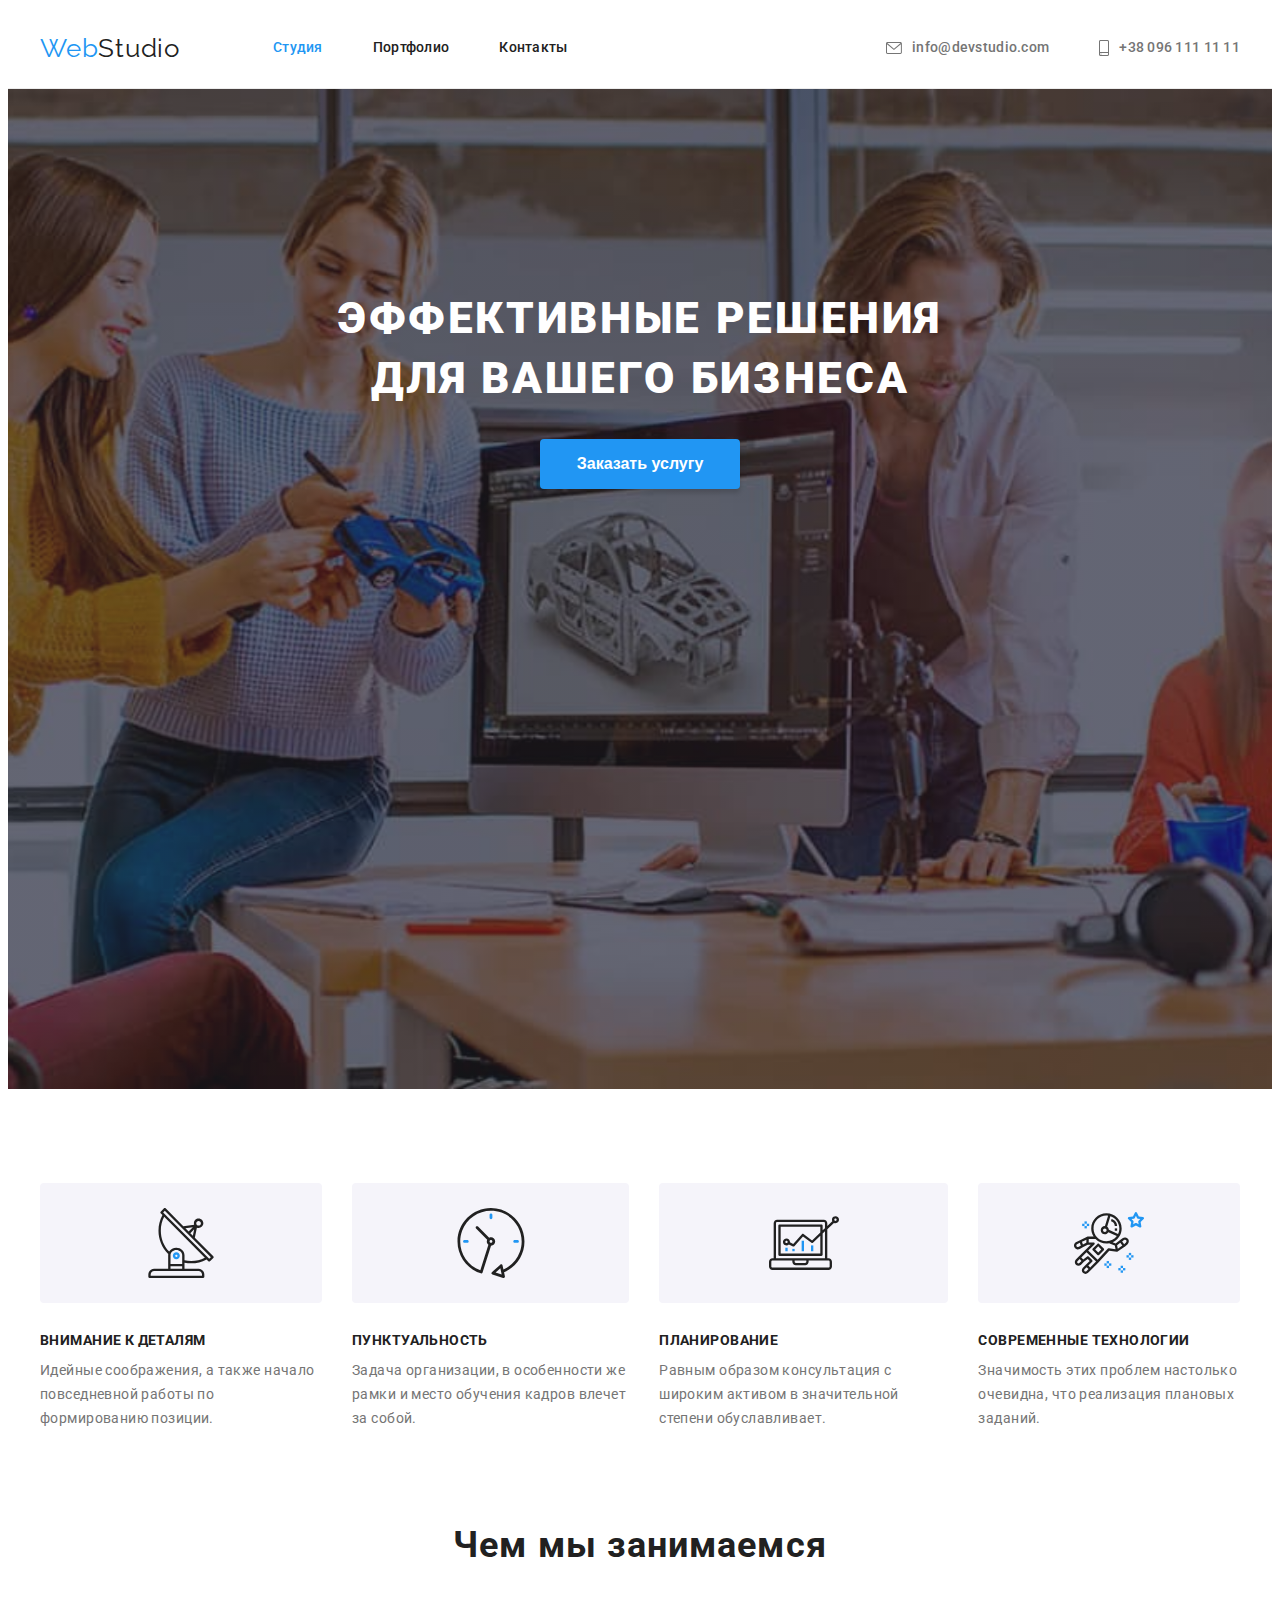
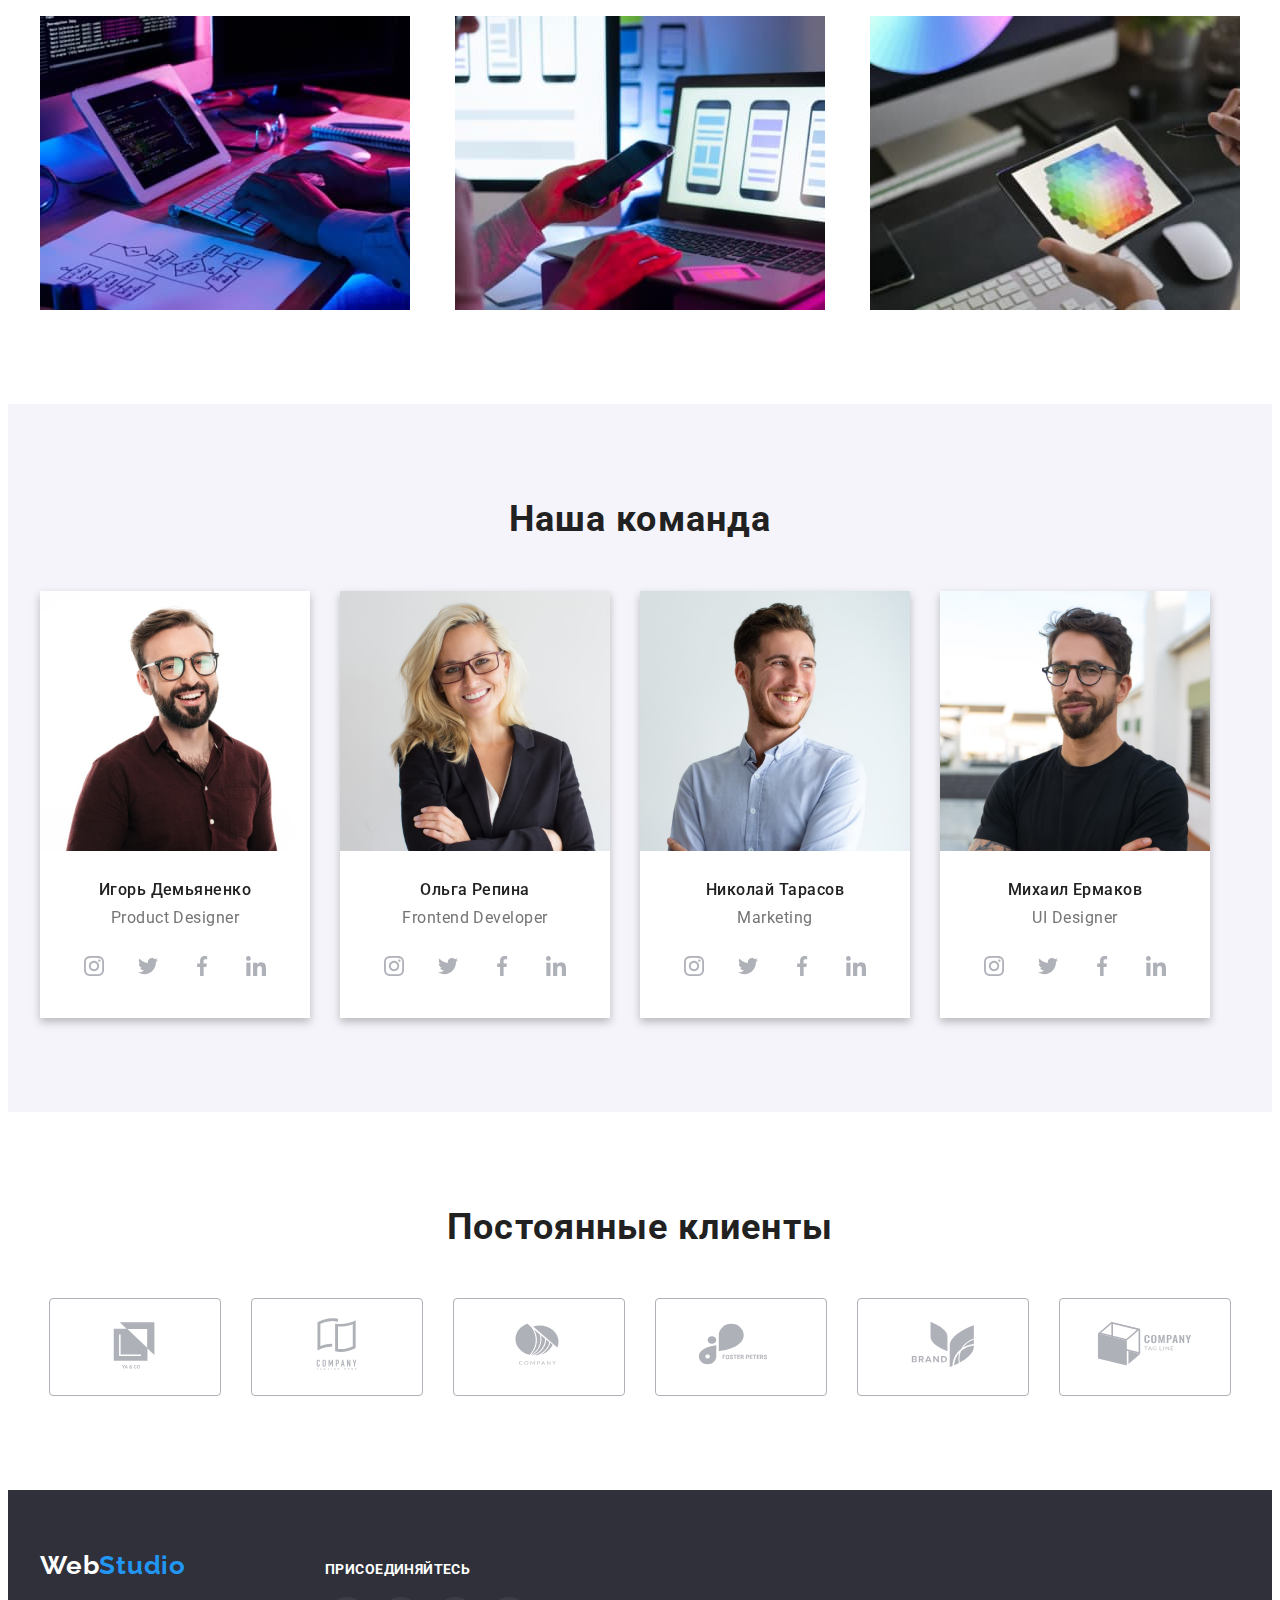
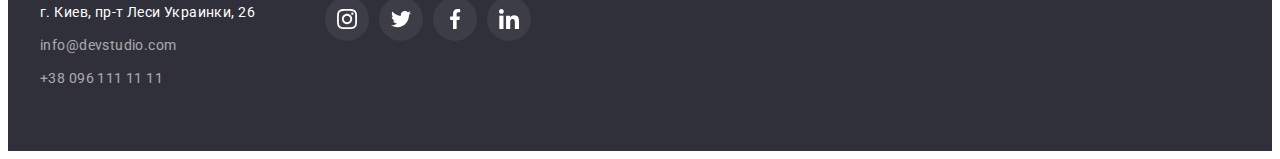
<file: index.html>
<!DOCTYPE html>
<html lang="ru">
<head>
    <meta charset="UTF-8">
    <meta http-equiv="X-UA-Compatible" content="IE=edge">
    <meta name="viewport" content="width=device-width, initial-scale=1.0">
    <title>Document</title>
    <link rel="preconnect" href="https://fonts.googleapis.com">
    <link rel="preconnect" href="https://fonts.gstatic.com" crossorigin>
    <link href="https://fonts.googleapis.com/css2?family=Raleway:wght@700&family=Roboto:wght@400;500;700;900&display=swap" rel="stylesheet">
    <link rel="stylesheet" href="https://cdnjs.cloudflare.com/ajax/libs/modern-normalize/1.1.0/modern-normalize.min.css" integrity="sha512-wpPYUAdjBVSE4KJnH1VR1HeZfpl1ub8YT/NKx4PuQ5NmX2tKuGu6U/JRp5y+Y8XG2tV+wKQpNHVUX03MfMFn9Q==" crossorigin="anonymous" referrerpolicy="no-referrer" />
    <link rel="stylesheet" href="./css/styles.css">
</head>
<body class="page">
    <!--Шапка сайта-->
    <header class="page-header">
        <div class="container main-nav">
        <a href="/" class="logo link">
        <p lang="en"> <span class="logo-header">Web</span>Studio</p> 
        </a>
        <nav class="nav-list">
        <ul class="site-nav list">
            <li class="item"><a href="./index.html" class="link current">Студия</a></li>
            <li class="item"><a href="./portfolio.html" class="link" >Портфолио</a></li>  
            <li class="item"><a href="" class="link" >Контакты</a></li>
        </ul>
        </nav>
        <ul class="phone-mail list">
            <li class="item" >
                <a class="mail-number link" href="mail:info@devstudio.com">
                    <svg class="icon-mail" width="16" height="12">
                        <use href="./images/sprite.svg#icon-envelope">
                        </use>
                    </svg>
                    info@devstudio.com</a>
            </li>
            <li class="item">
                <a class="mail-number link" href="tel:380961111111">
                        <svg class="icon-mail" width="10" height="16">
                            <use href="./images/sprite.svg#icon-smartphone">
                            </use>
                        </svg>+38 096 111 11 11</a>
            </li>
        </ul>
        </div>
    </header>
    <main>
        <!-- Hero -->
        <section class="hero section">
            <div class="container">
                <h1 class="hero-title">Эффективные решения для вашего бизнеса</h1>
                <button class="button" type="button">Заказать услугу</button>
            </div>
        </section>
        <section class="section quality">
            <!--Наши сильные качества-->
            <h2 hidden>Наши сильные качества</h2>
            <div class="container">
            <ul class="quality-list list">
                <li class="title-text">
                    <div class="thumb">
                        <svg class="antena" width="70" height="70">
                            <use href="./images/sprite.svg#icon-antenna">
                            </use>
                        </svg>
                    </div>
                    <h3 class="title">Внимание к деталям</h3>
                    <p class="text">Идейные соображения, а также начало повседневной работы по формированию позиции.</p>
                </li>
                <li class="title-text">
                    <div class="thumb">
                        <svg width="70" height="70">
                            <use href="./images/sprite.svg#icon-clock">
                            </use>
                        </svg>
                    </div>
                    <h3 class="title" >Пунктуальность</h3>
                    <p class="text">Задача организации, в особенности же рамки и место обучения кадров влечет за собой.</p>
                </li>
                <li class="title-text">
                    <div class="thumb">
                        <svg width="70" height="70">
                            <use href="./images/sprite.svg#icon-diagram">
                            </use>
                        </svg>
                    </div>
                    <h3 class="title">Планирование</h3>
                    <p class="text">Равным образом консультация с широким активом в значительной степени обуславливает.</p>
                </li>
                <li class="title-text">
                    <div class="thumb">
                        <svg width="70" height="70">
                            <use href="./images/sprite.svg#icon-astronaut">
                            </use>
                        </svg>
                    </div>
                    <h3 class="title">Современные технологии</h3>
                    <p class="text">Значимость этих проблем настолько очевидна, что реализация плановых заданий.</p>
                </li>
            </ul>
            </div>
        </section>
        <section class="section">
            <div class="container">
                <h2 class="service-title">Чем мы занимаемся</h2>
            <ul class="list list-image">
                <li>
                    <img class="images-comp" src="./images/image.jpg" alt="человек печатает" width="370" height="294">
                </li>
                <li>
                    <img class="images-comp" src="./images/image-2.jpg" alt="человек с телефоном за компютером" width="370" height="294">
                </li>
                <li>
                    <img class="images-comp" src="./images/image-3.jpg" alt="человек с планшетом" width="370" height="294">
                </li>
            </ul>
            </div>
        </section>
        <section class="our-team section">
            <!--Наша Команда-->
            <h2 class="team-title">Наша команда</h2>
            <div class="container">
            <ul class="list team">
                <li class="list-command">
                    <img class="team-img" src="./images/foto.jpg" alt="фото дизайнера" width="270" height="260">
                    <div class="teammates">
                    <h3 class="teammate">Игорь Демьяненко</h3>
                    <p lang="en" class="position">Product Designer</p>
                    <ul class="social-list list">
                        <li class="social-list-item">
                            <a class="social-list-link" href="">
                            <svg class="social-list-icon" width="20" height="20">
                                <use href="images/sprite.svg#icon-instagram">
                                </use>
                            </svg>
                            </a>
                        </li>
                        <li class="social-list-item">
                            <a class="social-list-link" href="">
                            <svg class="social-list-icon" width="20" height="20">
                                <use href="images/sprite.svg#icon-twitter">
                                </use>
                            </svg>
                            </a>
                        </li>
                        <li class="social-list-item">
                            <a class="social-list-link" href="">
                            <svg class="social-list-icon" width="20" height="20">
                                <use href="images/sprite.svg#icon-facebook">
                                </use>
                            </svg>
                            </a>
                        </li>
                        <li class="social-list-item">
                            <a class="social-list-link" href="">
                            <svg class="social-list-icon" width="20" height="20">
                                <use href="images/sprite.svg#icon-linkedin">
                                </use>
                            </svg>
                            </a>
                        </li>
                    </ul>
                    </div>
                </li>
                <li class="list-command">
                    <img class="team-img" src="./images/foto1.jpg" alt="фото девелопера" width="270" height="260">
                    <div class="teammates">
                    <h3 class="teammate">Ольга Репина</h3>
                    <p class="position" lang="en">Frontend Developer</p>
                    <ul class="social-list list">
                        <li class="social-list-item">
                            <a class="social-list-link" href="">
                            <svg class="social-list-icon" width="20" height="20">
                                <use href="images/sprite.svg#icon-instagram">
                                </use>
                            </svg>
                            </a>
                        </li>
                        <li class="social-list-item">
                            <a class="social-list-link" href="">
                            <svg class="social-list-icon" width="20" height="20">
                                <use href="images/sprite.svg#icon-twitter">
                                </use>
                            </svg>
                            </a>
                        </li>
                        <li class="social-list-item">
                            <a class="social-list-link" href="">
                            <svg class="social-list-icon" width="20" height="20">
                                <use href="images/sprite.svg#icon-facebook">
                                </use>
                            </svg>
                            </a>
                        </li>
                        <li class="social-list-item">
                            <a class="social-list-link" href="">
                            <svg class="social-list-icon" width="20" height="20">
                                <use href="images/sprite.svg#icon-linkedin">
                                </use>
                            </svg>
                            </a>
                        </li>
                    </ul>
                    </div>
                </li>
                <li class="list-command">
                    <img class="team-img" src="./images/foto2.jpg" alt="фото маркетолога" width="270" height="260">
                    <div class="teammates">
                    <h3 class="teammate">Николай Тарасов</h3>
                    <p class="position" lang="en">Marketing</p>
                    <ul class="social-list list">
                        <li class="social-list-item">
                            <a class="social-list-link" href="">
                            <svg class="social-list-icon" width="20" height="20">
                                <use href="images/sprite.svg#icon-instagram">
                                </use>
                            </svg>
                            </a>
                        </li>
                        <li class="social-list-item">
                            <a class="social-list-link" href="">
                            <svg class="social-list-icon" width="20" height="20">
                                <use href="images/sprite.svg#icon-twitter">
                                </use>
                            </svg>
                            </a>
                        </li>
                        <li class="social-list-item">
                            <a class="social-list-link" href="">
                            <svg class="social-list-icon" width="20" height="20">
                                <use href="images/sprite.svg#icon-facebook">
                                </use>
                            </svg>
                            </a>
                        </li>
                        <li class="social-list-item">
                            <a class="social-list-link" href="">
                            <svg class="social-list-icon" width="20" height="20">
                                <use href="images/sprite.svg#icon-linkedin">
                                </use>
                            </svg>
                            </a>
                        </li>
                    </ul>
                    </div>
                </li>
                <li class="list-command">
                    <img class="team-img" src="./images/foto3.jpg" alt="фото ui дизайнера" width="270" height="260">
                    <div class="teammates">
                    <h3 class="teammate">Михаил Ермаков</h3>
                    <p class="position" lang="en">UI Designer</p>
                    <ul class="social-list list">
                        <li class="social-list-item">
                            <a class="social-list-link" href="">
                            <svg class="social-list-icon" width="20" height="20">
                                <use href="images/sprite.svg#icon-instagram">
                                </use>
                            </svg>
                            </a>
                        </li>
                        <li class="social-list-item">
                            <a class="social-list-link" href="">
                            <svg class="social-list-icon" width="20" height="20">
                                <use href="images/sprite.svg#icon-twitter">
                                </use>
                            </svg>
                            </a>
                        </li>
                        <li class="social-list-item">
                            <a class="social-list-link" href="">
                            <svg class="social-list-icon" width="20" height="20">
                                <use href="images/sprite.svg#icon-facebook">
                                </use>
                            </svg>
                            </a>
                        </li>
                        <li class="social-list-item">
                            <a class="social-list-link" href="">
                            <svg class="social-list-icon" width="20" height="20">
                                <use href="images/sprite.svg#icon-linkedin">
                                </use>
                            </svg>
                            </a>
                        </li>
                    </ul>
                    </div>
                </li>
            </ul>
            </div>
        </section>
        <section class="section">
            <h2 class="service-title">Постоянные клиенты</h2>
            <ul class="actions">
                <li class="icons-item">
                    <a class="icons" href="">
                        <svg class="icons-list" width="106" height="60">
                            <use href="images/sprite.svg#icon-logo">
                            </use>
                        </svg>
                    </a>
                </li>
                <li class="icons-item">
                    <a class="icons" href="">
                        <svg class="icons-list" width="106" height="60">
                            <use href="images/sprite.svg#icon-logo-1">
                            </use>
                        </svg>
                    </a>
                </li>
                <li class="icons-item">
                    <a class="icons" href="">
                        <svg class="icons-list" width="106" height="60">
                            <use href="images/sprite.svg#icon-logo-2">
                            </use>
                        </svg>
                    </a>
                </li>
                <li class="icons-item">
                    <a class="icons" href="">
                        <svg class="icons-list" width="106" height="60">
                            <use href="images/sprite.svg#icon-logo-3">
                            </use>
                        </svg>
                    </a>
                </li>
                <li class="icons-item">
                    <a class="icons" href="">
                        <svg class="icons-list" width="106" height="60">
                            <use href="images/sprite.svg#icon-logo-4">
                            </use>
                        </svg>
                    </a>
                </li>
                <li class="icons-item">
                    <a class="icons" href="">
                        <svg class="icons-list" width="106" height="60">
                            <use href="images/sprite.svg#icon-logo-5">
                            </use>
                        </svg>
                    </a>
                </li>
            </ul>
        </section>
    </main>
    <footer class="footer">
        <div class="container foot-container">
            <div class="logo-adress-div">
        <a href="/" class="logo-footer">
            <p lang="en"> <span class="accentlogo">Web</span>Studio</p> 
        </a>
        <address class="adresses">
            <a class="street-adress link" href="https://www.google.com.ua/maps/place/%D0%B1%D1%83%D0%BB.+%D0%9B%D0%B5%D1%81%D0%B8+%D0%A3%D0%BA%D1%80%D0%B0%D0%B8%D0%BD%D0%BA%D0%B8,+26,+%D0%9A%D0%B8%D0%B5%D0%B2,+02000/@50.4258152,30.5366192,16.56z/data=!4m5!3m4!1s0x40d4cf0e033ecbe9:0x57a4dffefec77da0!8m2!3d50.4265807!4d30.5383858">
                г. Киев, пр-т Леси Украинки, 26 
            </a>
            <a href="mail:info@devstudio.com" class="contacts-footer link">info@devstudio.com</a>
            <a href="tel:380961111111" class="contacts-footer link">+38 096 111 11 11</a>
        </address>
            </div>
        <div class="come-links">
            <h2 class="come-in">присоединяйтесь</h2>
        <ul class="social-list list footer-list">
            <li class="social-list-item-footer">
                <a class="social-list-link-footer" href="">
                <svg class="social-list-icon-footer" width="20" height="20">
                    <use href="images/sprite.svg#icon-instagram">
                    </use>
                </svg>
                </a>
            </li>
            <li class="social-list-item-footer">
                <a class="social-list-link-footer" href="">
                <svg class="social-list-icon-footer" width="20" height="20">
                    <use href="images/sprite.svg#icon-twitter">
                    </use>
                </svg>
                </a>
            </li>
            <li class="social-list-item-footer">
                <a class="social-list-link-footer" href="">
                <svg class="social-list-icon-footer" width="20" height="20">
                    <use href="images/sprite.svg#icon-facebook">
                    </use>
                </svg>
                </a>
            </li>
            <li class="social-list-item-footer">
                <a class="social-list-link-footer" href="">
                <svg class="social-list-icon-footer" width="20" height="20">
                    <use href="images/sprite.svg#icon-linkedin">
                    </use>
                </svg>
                </a>
            </li>
        </ul>
        </div>
        </div>
    </footer>
</body>
</html>
</file>
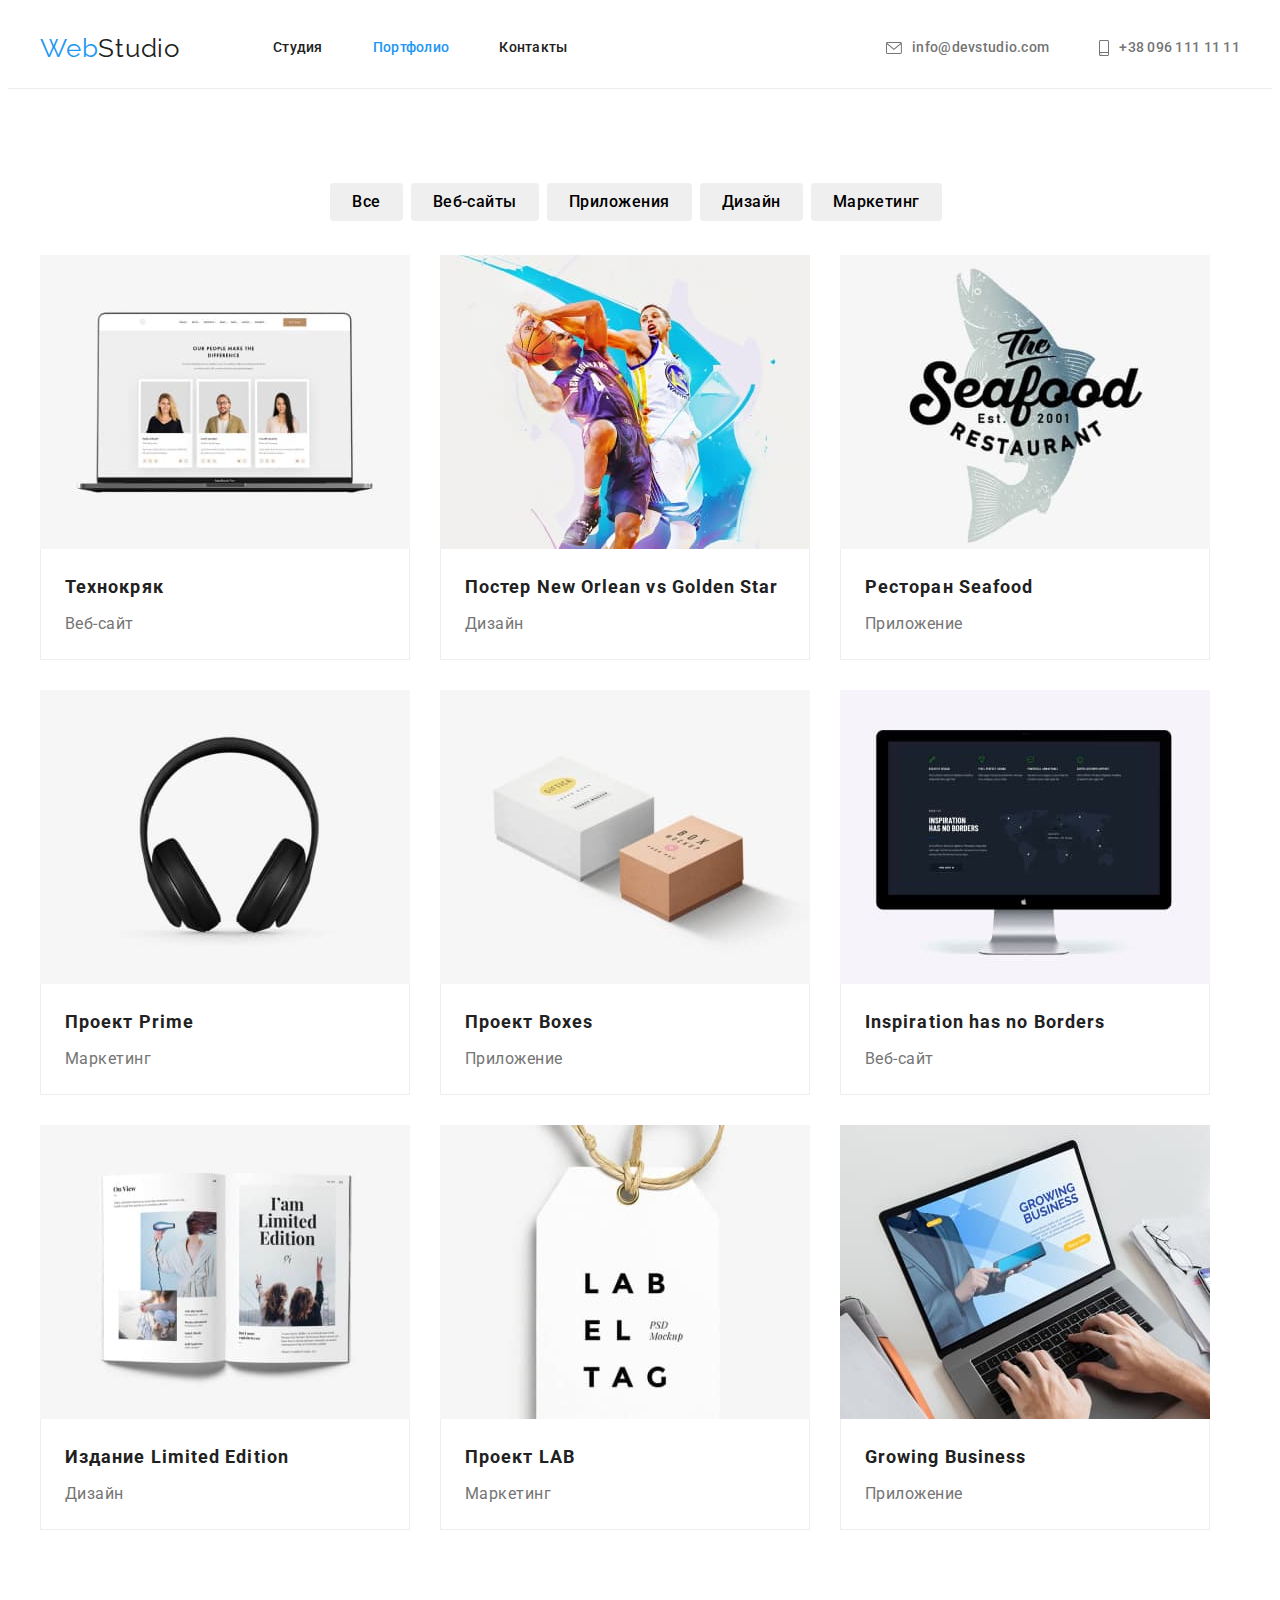
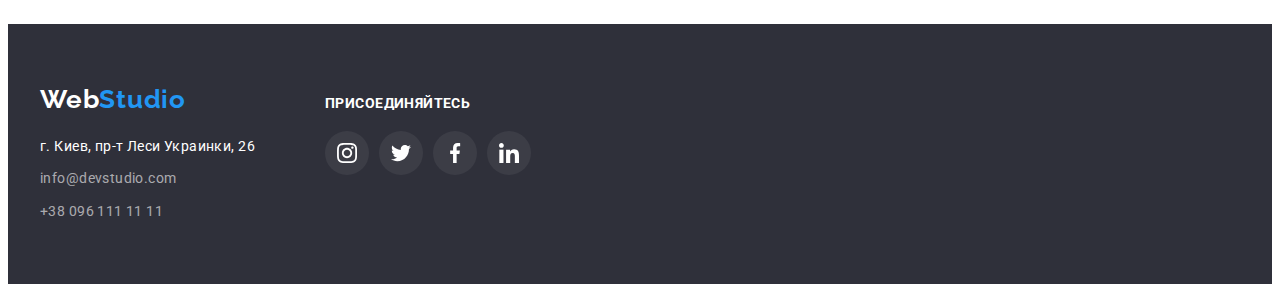
<file: portfolio.html>
<!DOCTYPE html>
<html lang="ru">
<head>
    <meta charset="UTF-8">
    <meta http-equiv="X-UA-Compatible" content="IE=edge">
    <meta name="viewport" content="width=device-width, initial-scale=1.0">
    <title>Document</title>
    <link rel="preconnect" href="https://fonts.googleapis.com">
    <link rel="preconnect" href="https://fonts.gstatic.com" crossorigin>
    <link href="https://fonts.googleapis.com/css2?family=Raleway:wght@700&family=Roboto:wght@400;500;700;900&display=swap" rel="stylesheet">
    <link rel="stylesheet" href="https://cdnjs.cloudflare.com/ajax/libs/modern-normalize/1.1.0/modern-normalize.min.css" integrity="sha512-wpPYUAdjBVSE4KJnH1VR1HeZfpl1ub8YT/NKx4PuQ5NmX2tKuGu6U/JRp5y+Y8XG2tV+wKQpNHVUX03MfMFn9Q==" crossorigin="anonymous" referrerpolicy="no-referrer" />
    <link rel="stylesheet" href="./css/styles.css">
</head>
<body class="page">
    <!--Шапка сайта-->
    <header class="page-header">
        <div class="container main-nav">
        <a href="/" class="logo link">
        <p lang="en"> <span class="logo-header">Web</span>Studio</p> 
        </a>
        <nav class="nav-list">
        <ul class="site-nav list">
            <li class="item"><a href="./index.html" class="link">Студия</a></li>
            <li class="item"><a href="./portfolio.html" class="link current" >Портфолио</a></li>  
            <li class="item"><a href="" class="link" >Контакты</a></li>
        </ul>
        </nav>
        <ul class="phone-mail list">
            <li class="item" >
                <a class="mail-number link" href="mail:info@devstudio.com">
                    <svg class="icon-mail" width="16" height="12">
                        <use href="./images/sprite.svg#icon-envelope">
                        </use>
                    </svg>
                    info@devstudio.com</a>
            </li>
            <li class="item">
                <a class="mail-number link" href="tel:380961111111">
                        <svg class="icon-mail" width="10" height="16">
                            <use href="./images/sprite.svg#icon-smartphone">
                            </use>
                        </svg>+38 096 111 11 11</a>
            </li>
        </ul>
        </div>
    </header>
    <main>
        <!-- Фильтр -->
            <section class="section">
                <div class="container">
                <h1 hidden>portfolio</h1>
                    <ul class="button-list list">
                        <li  class="btn">
                            <button class="buttons" type="button">Все</button>
                        </li>
                        <li class="btn">
                            <button class="buttons" type="button">Веб-сайты</button>
                        </li>
                        <li class="btn">
                            <button class="buttons" type="button">Приложения</button>
                        </li>
                        <li class="btn">
                            <button class="buttons" type="button">Дизайн</button>
                        </li>
                        <li class="btn">
                            <button class="buttons" type="button">Маркетинг</button>
                        </li>
                    </ul>
        <!-- Галерея -->
            <ul class="galerry-list list">
                <li class="gallery">
                    <a class="links flex-elements" href="">
                        <img src="./images-portfolio/image.jpg" alt="фото технокряк" width="370" height="294">
                    <div class="names-pic">
                    <h3 class="name-pic">Технокряк</h3> 
                    <p class="kind-bussines">Веб-сайт</p>
                    </div>
                </a>
                </li>
                <li class="gallery"><a class="links flex-elements" href=""><img src="./images-portfolio/image1.jpg" alt="постер нба" width="370" height="294">
                    <div class="names-pic">
                    <h3 class="name-pic">Постер New Orlean vs Golden Star</h3>
                    <p class="kind-bussines">Дизайн</p>
                    </div>
                </a>
                </li>
                <li class="gallery"><a class="links flex-elements" href=""><img src="./images-portfolio/image2.jpg" alt="ресторан рыбный" width="370" height="294">
                    <div class="names-pic">
                    <h3 class="name-pic">Ресторан Seafood</h3>
                    <p class="kind-bussines" >Приложение</p>
                    </div>
                </a>
                </li>
                <li class="gallery"><a class="links flex-elements" href=""><img src="./images-portfolio/image3.jpg" alt="фото наушники" width="370" height="294">
                    <div class="names-pic">
                    <h3 class="name-pic">Проект Prime</h3>
                    <p class="kind-bussines" >Маркетинг</p>
                    </div>
                </a>
                </li>
                <li class="gallery"><a class="links flex-elements" href=""><img src="./images-portfolio/image4.jpg" alt="коробки" width="370" height="294">
                    <div class="names-pic">
                    <h3 class="name-pic">Проект Boxes</h3>
                    <p class="kind-bussines" >Приложение</p>
                    </div>
                </a>
                </li>
                <li class="gallery"><a class="links flex-elements" href=""><img src="./images-portfolio/image5.jpg" alt="компютер" width="370" height="294">
                    <div class="names-pic">
                    <h3 class="name-pic">Inspiration has no Borders</h3>
                    <p class="kind-bussines" >Веб-сайт</p>
                    </div>
                </a>
                </li>
                <li class="gallery"><a class="links flex-elements" href=""><img src="./images-portfolio/image6.jpg" alt="издание" width="370" height="294">
                    <div class="names-pic">
                    <h3 class="name-pic">Издание Limited Edition</h3>
                    <p class="kind-bussines" >Дизайн</p>
                    </div>
                </a>
                </li>
                <li class="gallery"><a class="links flex-elements" href=""><img src="./images-portfolio/image7.jpg" alt="проект лаб" width="370" height="294">
                    <div class="names-pic">
                    <h3 class="name-pic">Проект LAB</h3>
                    <p class="kind-bussines" >Маркетинг</p>
                    </div>
                </a>
                </li>
                <li class="gallery"><a class="links flex-elements" href=""><img src="./images-portfolio/image8.jpg" alt="фото ноутбука" width="370" height="294">
                    <div class="names-pic">
                    <h3 class="name-pic">Growing Business</h3>
                    <p class="kind-bussines" >Приложение</p>
                    </div>
                </a>
                </li>
            </ul>
        </div>
        </section>
    </main>
    <footer class="footer">
        <div class="container foot-container">
            <div class="logo-adress-div">
        <a href="/" class="logo-footer">
            <p lang="en"> <span class="accentlogo">Web</span>Studio</p> 
        </a>
        <address class="adresses">
            <a class="street-adress link" href="https://www.google.com.ua/maps/place/%D0%B1%D1%83%D0%BB.+%D0%9B%D0%B5%D1%81%D0%B8+%D0%A3%D0%BA%D1%80%D0%B0%D0%B8%D0%BD%D0%BA%D0%B8,+26,+%D0%9A%D0%B8%D0%B5%D0%B2,+02000/@50.4258152,30.5366192,16.56z/data=!4m5!3m4!1s0x40d4cf0e033ecbe9:0x57a4dffefec77da0!8m2!3d50.4265807!4d30.5383858">
                г. Киев, пр-т Леси Украинки, 26 
            </a>
            <a href="mail:info@devstudio.com" class="contacts-footer link">info@devstudio.com</a>
            <a href="tel:380961111111" class="contacts-footer link">+38 096 111 11 11</a>
        </address>
            </div>
        <div class="come-links">
            <h2 class="come-in">присоединяйтесь</h2>
        <ul class="social-list list footer-list">
            <li class="social-list-item-footer">
                <a class="social-list-link-footer" href="">
                <svg class="social-list-icon-footer" width="20" height="20">
                    <use href="images/sprite.svg#icon-instagram">
                    </use>
                </svg>
                </a>
            </li>
            <li class="social-list-item-footer">
                <a class="social-list-link-footer" href="">
                <svg class="social-list-icon-footer" width="20" height="20">
                    <use href="images/sprite.svg#icon-twitter">
                    </use>
                </svg>
                </a>
            </li>
            <li class="social-list-item-footer">
                <a class="social-list-link-footer" href="">
                <svg class="social-list-icon-footer" width="20" height="20">
                    <use href="images/sprite.svg#icon-facebook">
                    </use>
                </svg>
                </a>
            </li>
            <li class="social-list-item-footer">
                <a class="social-list-link-footer" href="">
                <svg class="social-list-icon-footer" width="20" height="20">
                    <use href="images/sprite.svg#icon-linkedin">
                    </use>
                </svg>
                </a>
            </li>
        </ul>
        </div>
        </div>
    </footer>
</body>
</html>
</file>
<file: css/styles.css>
:root {
    --primary-font-family: "Roboto", sans-serif;
    --secondary-font-family: "Raleway", sans-serif;
    --primary-text-color: #212121;
    --secondary-text-color: #757575;
    --primary-white-color: #FFFFFF;
    --primary-bcg-color: #2F303A;
    --accent-color: #2196F3;
    --secondary-accent-color: #188CE8;
    --secondary-bcg-color: #F5F4FA;
    --primary-border-color: #EEEEEE;
    --primary-icon-color: #AFB1B8;
}

.container {
    margin-left: auto;
    margin-right: auto;
    width: 1200px;
    padding: 0 15px;
}

.section {
    padding-top: 94px;
    padding-bottom: 94px;
}

/* Logo */
.logo {
    color: var(--primary-text-color);

    font-family: Raleway, sans-serif;
    font-size: 26px;
    line-height: 1.19;
    letter-spacing: 0.03em;
    text-decoration: none;
}

.page-header {
    border-bottom: 1px solid #ECECEC;
}
/* Утилиты */
.list {
    padding: 0;
    margin: 0;
    list-style: none;
}

.main-nav {
    display: flex;
    align-items: center;
}

.logo-header {
    color: var(--accent-color);
    text-decoration: none;
}

.page {
    background-color: var(--primary-white-color);
    color: var(--secondary-text-color);
    font-family: var(--primary-font-family);
    font-size: 14px;
    line-height: 1.14;
    letter-spacing: 0.02em;
}


.site-nav .link {
        display: block;
        padding-top: 32px;
        padding-bottom: 32px;

        color: var(--primary-text-color);
        font-weight: 500;
}

.site-nav .link.current {
    color: var(--accent-color);
}

.link {
    text-decoration: none;
}



.icon-mail {
    margin-right: 10px;
    fill: currentColor;
}

.item {
    display: flex;
    color: var(--secondary-text-color);
    align-items: center;

}


.mail-number {
    display: flex;
    color: var(--secondary-text-color);
    font-weight: 500;
    text-decoration: none;
    padding-top: 32px;
    padding-bottom: 32px;
    display: flex;
    align-items: center;
}

.mail-number:hover .icon-mail,
.mail-number:focus .icon-mail {
    fill: var(--accent-color);
}

.mail-number:hover,
.mail-number:focus {
    color: var(--accent-color);
}


.phone-mail {
    display: flex;
    margin-left: auto;
}

.phone-mail .item+ .item {
    margin-left: 50px;
}


.site-nav .link:hover, 
.site-nav .link:focus {
    color: var(--accent-color)
}
.site-nav .link .current {
    color: var(--accent-color)
    
}


.site-nav .item:not(:last-child) {
    margin-right: 50px;
}

.site-nav {
    display: flex;
    font-weight: 500;
    letter-spacing: 0.02em;
    text-decoration: none;


}

.nav-list {
    margin-left: 93px;
}


h1,h2,h3,h4,h5,h6,p,ul {
    margin-top: 0;
    margin-bottom: 0;
    padding-left: 0;
}

img {
    display: block;
}

/* Hero */
.hero-title { 
    color: var(--primary-white-color);
    font-weight: 900;
    font-size: 44px;
    line-height: 1.36;
    text-align: center;
    letter-spacing: 0.06em;
    text-transform: uppercase;
    width: 696px;
    margin: 0 auto;
    margin-bottom: 30px;
}

.hero {
    text-align: center;
    background-color: var(--primary-bcg-color);
    padding: 200px 0;

    max-width: 1600px;
    height: 600px;
    margin-left: auto;
    margin-right: auto;
    background-image: linear-gradient(
        to right, 
        rgba(47, 48, 58, 0.4),
        rgba(47, 48, 58, 0.4)
        ), 
        url("../images/image\ hero.jpg");
        background-repeat: no-repeat;
        background-position: center;
        background-size: cover;
        background-color: #C4C4C4;
    

}

/* Наши сильные качества */
.quality-list {

    color: var(--secondary-text-color);
    display: flex;
    align-items: center;
    
}

.thumb {
    background: #F5F4FA;
    border-radius: 4px;
    margin-bottom: 30px;
    display: flex;
    align-items: center;
    justify-content: center;
    height: 120px;

}





.quality {
    padding-bottom: 0;
}



.title {
    margin-top: 0;
    margin-bottom: 10px;
    color: var(--primary-text-color);
    font-weight: bold;
    letter-spacing: 0.03em;
    text-transform: uppercase;
    font-size: 14px;
}
.quality-list .text {
    font-size: 14px;
    line-height: 1.7;
    letter-spacing: 0.03em;
}

.text {
    margin-top: 0;
    margin-bottom: 0;

}

.title-text {
    margin-right: 30px;
}
.title-text:last-child {
    margin-right: 0;
}



/* Examples */
.service-title {
    color: var(--primary-text-color);
    font-weight: bold;
    font-size: 36px;
    line-height: 1.17;
    text-align: center;
    letter-spacing: 0.03em;
    text-decoration: none;
    margin-top: 0;
    margin-bottom: 50px;
}


.list-image {
    display: flex;
    justify-content: space-between;
}


.images-comp:not(:last-child) {
margin-right: 30px;
}

/* Button */
.button {
    color: var(--primary-white-color);
    background-color: var(--accent-color);
    font-weight: bold;
    font-size: 16px;
    line-height: 1.87;
    text-align: center;
    cursor: pointer;
    box-shadow: 0px 4px 4px rgba(0, 0, 0, 0.15);
    border-radius: 4px;
    padding: 10px 32px;
    min-width: 200px;
    border: none;
}

.button:hover,
.button:focus {
    background-color: var(--secondary-accent-color);
}


.our-team {
    background-color: var(--secondary-bcg-color);


}

.team-title {
    color: var(--primary-text-color);
    background-color: var(--secondary-bcg-color);
    font-weight: bold;
    font-size: 36px;
    line-height: 1.17;
    text-align: center;
    letter-spacing: 0.03em;

    margin-bottom: 50px;
}

.teammate {
    color: var(--primary-text-color);
    font-weight: 500;
    font-size: 16px;
    line-height: 1.18;
    text-align: center;
    letter-spacing: 0.03em;
    margin-bottom: 10px;
}

.teammates {
    padding-top: 30px;
    padding-bottom: 30px;
}

.team {
    display: flex;
    justify-content: space-between;
}


.team-img {
    margin-right: 30px;

}

.list-command {
    width: 270px;
    background-color: var(--primary-white-color);
    margin-right: 30px;
    
    filter: drop-shadow(0px 4px 4px rgba(0, 0, 0, 0.25));

}

.position {
    color: var(--secondary-text-color);
    font-size: 16px;
    line-height: 1.18;
    text-align: center;
    letter-spacing: 0.03em;
    margin-bottom: 16px;
}

.social-list {
    justify-content: center;
    display: flex;
}

.social-list-link {
    display: flex;
    align-items: center;
    justify-content: center;
    width: 44px;
    height: 44px;
    background-color: var(--primary-white-color);
    border-radius: 50%;
}

.social-list-item:not(:last-child) {
    margin-right: 10px;
}

.social-list-icon {
    fill: var(--primary-icon-color);
}

.social-list-link:hover,
.social-list-link:focus {
    background-color: var(--accent-color);
}

.social-list-link:hover .social-list-icon,
.social-list-link:focus .social-list-icon {
    fill: var(--primary-white-color);
}

/* ---Постоянные клиенты--- */

.actions {
    display: flex;
    list-style: none;
    justify-content: center;
}

.icons {
    color: #AFB1B8;
    border: 1px solid #AFB1B8;
    border-radius: 4px;
    padding-left: 32px;
    padding-right: 32px;
    padding-top: 16px;
    padding-bottom: 16px;
    display: block;

}

.icons:hover,
.icons:focus {
    color: var(--accent-color);
    border-color: var(--accent-color);
    filter: drop-shadow(0px 4px 4px rgba(0, 0, 0, 0.25));
}


.icons-list {
    fill: currentColor;
}


.icons-item:not(:last-child) {
    margin-right: 30px;
    }



.footer {
    background-color: var(--primary-bcg-color);
    padding: 60px 0;


}

.logo-footer {
    color: var(--accent-color);
    font-family: Raleway;
    font-weight: bold;
    font-size: 26px;
    line-height: 1.19;
    letter-spacing: 0.03em;
    text-decoration: none;
}

.street-adress {
    font-style: normal;
    color: var(--primary-white-color);
    font-size: 14px;
    line-height: 1.7;
    letter-spacing: 0.03em;
    margin-bottom: 9px;


}

.come-in {
    font-family: Roboto;
    font-style: normal;
    font-weight: bold;
    font-size: 14px;
    line-height: 16px;
    letter-spacing: 0.03em;
    text-transform: uppercase;
    color: var(--primary-white-color)
}

.foot-container {
    display: flex;
    align-items: baseline;

 
}

.logo-adress-div {
    flex-direction:column;
    margin-right: 70px;




}

.social-list-item-footer {

}

.come-links {
    display: flex;
    flex-direction:column;


}

.come-in {
    margin-bottom: 20px;
}



.social-list-item-footer {
    margin-right: 10px;
}

.social-list-link-footer {
    display: flex;
    align-items: center;
    justify-content: center;
    width: 44px;
    height: 44px;
    background-color: #ffffff10;
    border-radius: 50%;
}



.social-list-icon-footer {
    fill: var(--primary-white-color);
}

.social-list-link-footer:hover,
.social-list-link-footer:focus {
    background-color: var(--accent-color);
}






.contacts-footer {
    font-size: 14px;
    line-height: 1.7;
    letter-spacing: 0.03em;

    color: rgba(255, 255, 255, 0.6);
}

.contacts-footer:not(:last-child) {
    margin-bottom: 9px;
}

.accentlogo {
    color: var(--primary-white-color);
}

.adresses {
    display: flex;
    flex-direction: column;
    font-style: normal;
    margin-top: 20px;

}


/* Portfolio */

.button-list {
    color: var(--primary-text-color);
    font-weight: 500;
    font-size: 16px;
    line-height: 1.62;
    letter-spacing: 0.03em;

    display: flex;
    margin-bottom: 34px;
    justify-content: center;
}

.buttons {
    font-family: inherit;
    font-weight: 500;
    font-size: 16px;
    line-height: 1.62;
    text-align: center;
    letter-spacing: 0.03em;
    
    cursor: pointer;
    border: none;
    padding: 6px 22px;
    border-radius: 4px;
}

.btn:hover,
.btn:focus {
    
}


.galerry-list {
    display: flex;
    flex-wrap: wrap;
}




.flex-elements{
    display: block;
    width: 370px;
 

}



.name-pic {
    color: var(--primary-text-color);
    font-weight: bold;
    font-size: 18px;
    line-height: 2;
    letter-spacing: 0.06em;

    margin-bottom: 4px;
}

.names-pic {
    padding-top: 20px;
    padding-bottom: 20px;
    padding-left: 24px;
    padding-right: 24px;
    border-bottom: 1px solid var(--primary-border-color);
    border-left: 1px solid var(--primary-border-color);
    border-right: 1px solid var(--primary-border-color);

}
.flex-elements:hover {
    box-shadow: 0px 1px 1px rgba(0, 0, 0, 0.12), 0px 4px 4px rgba(0, 0, 0, 0.06), 1px 4px 6px rgba(0, 0, 0, 0.16);

}


.gallery:not(:nth-child(3n)) {
    margin-right: 30px;
}

.gallery:nth-last-child(-n +3) {
    margin-bottom: 0;
}

.gallery {
    margin-bottom: 30px;
}

.kind-bussines {
    color: var(--secondary-text-color);
    font-size: 16px;
    line-height: 1.87;
    letter-spacing: 0.03em;
}

.links {
    text-decoration: none;
}

.buttons:hover,
.buttons:focus {
    background-color: var(--secondary-accent-color);
    color: var(--primary-white-color);
    background: #2196F3;
    box-shadow: 0px 3px 1px rgba(0, 0, 0, 0.1), 0px 1px 2px rgba(0, 0, 0, 0.08), 0px 2px 2px rgba(0, 0, 0, 0.12);
    border-radius: 4px;
}

.buttons {
    border: none;
    margin-right: 8px;
}

.buttons

.btn {
    margin-right: 8px;
}
</file>
